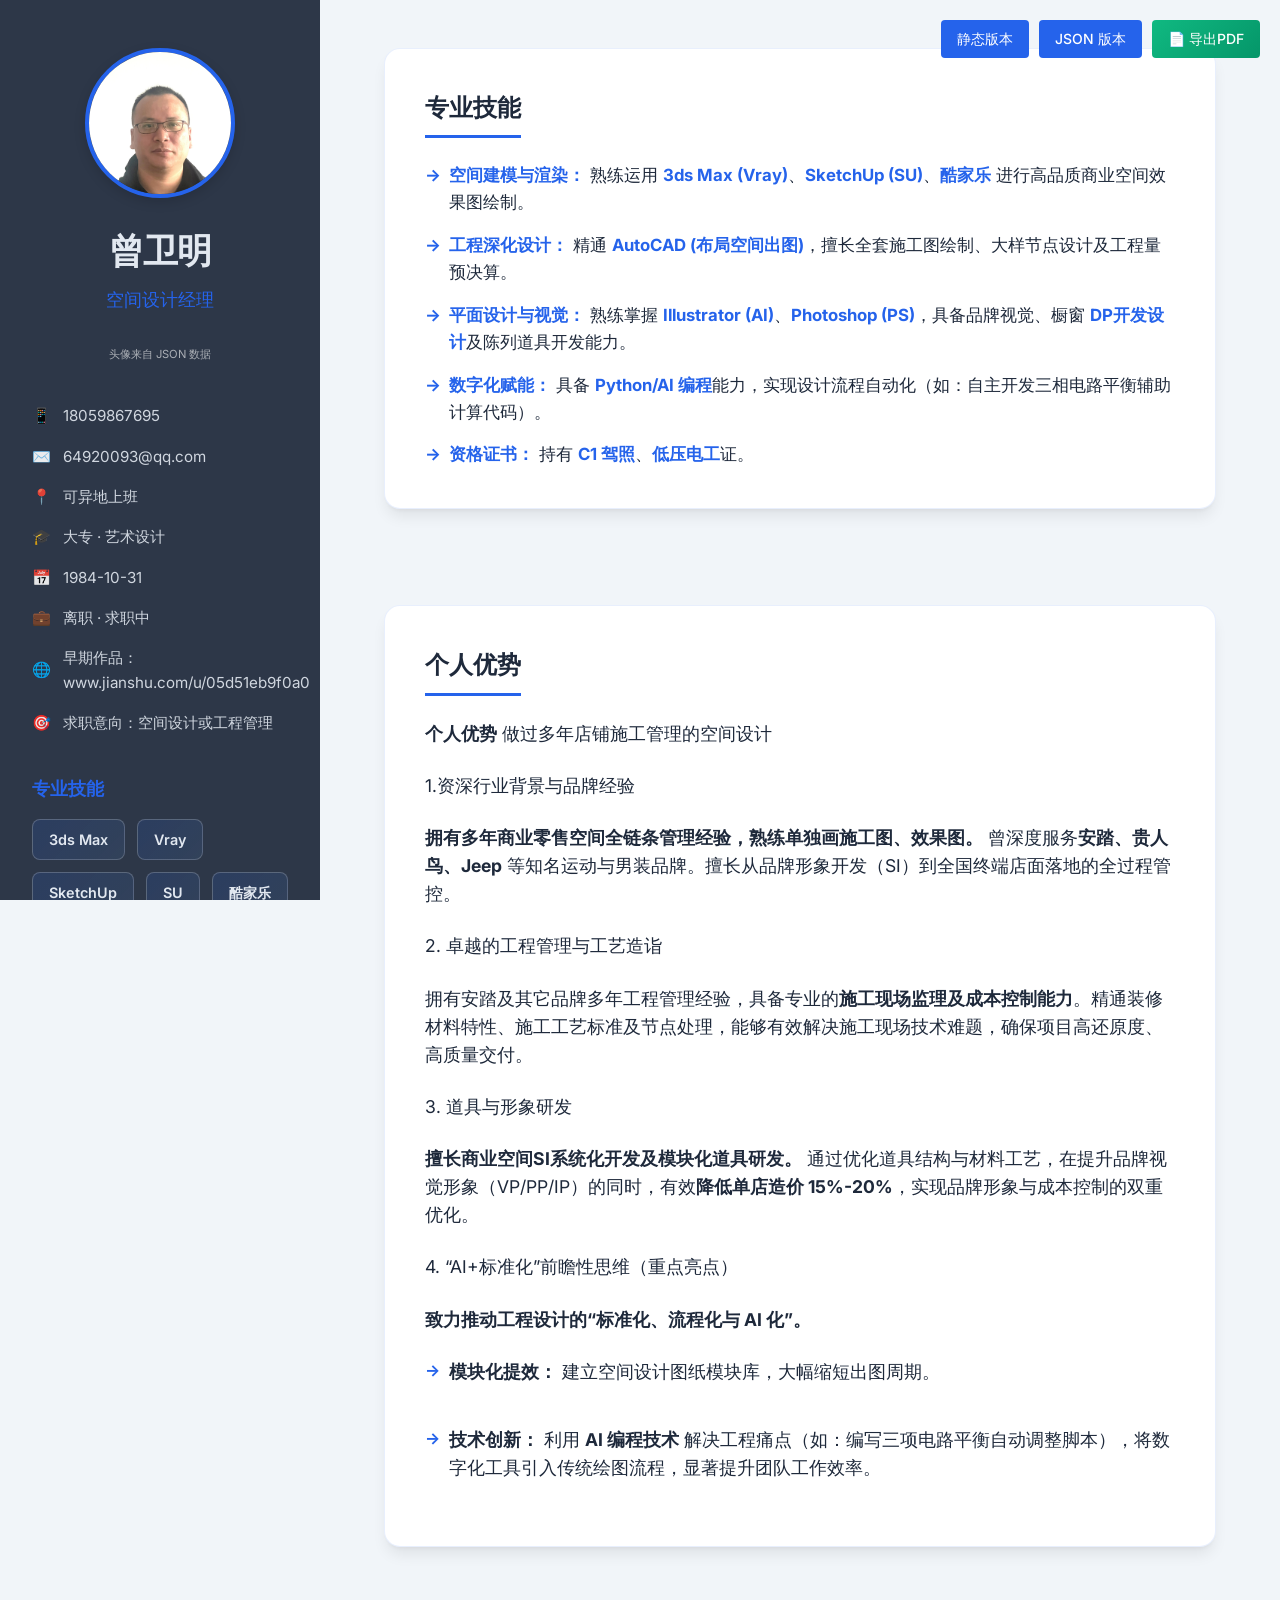
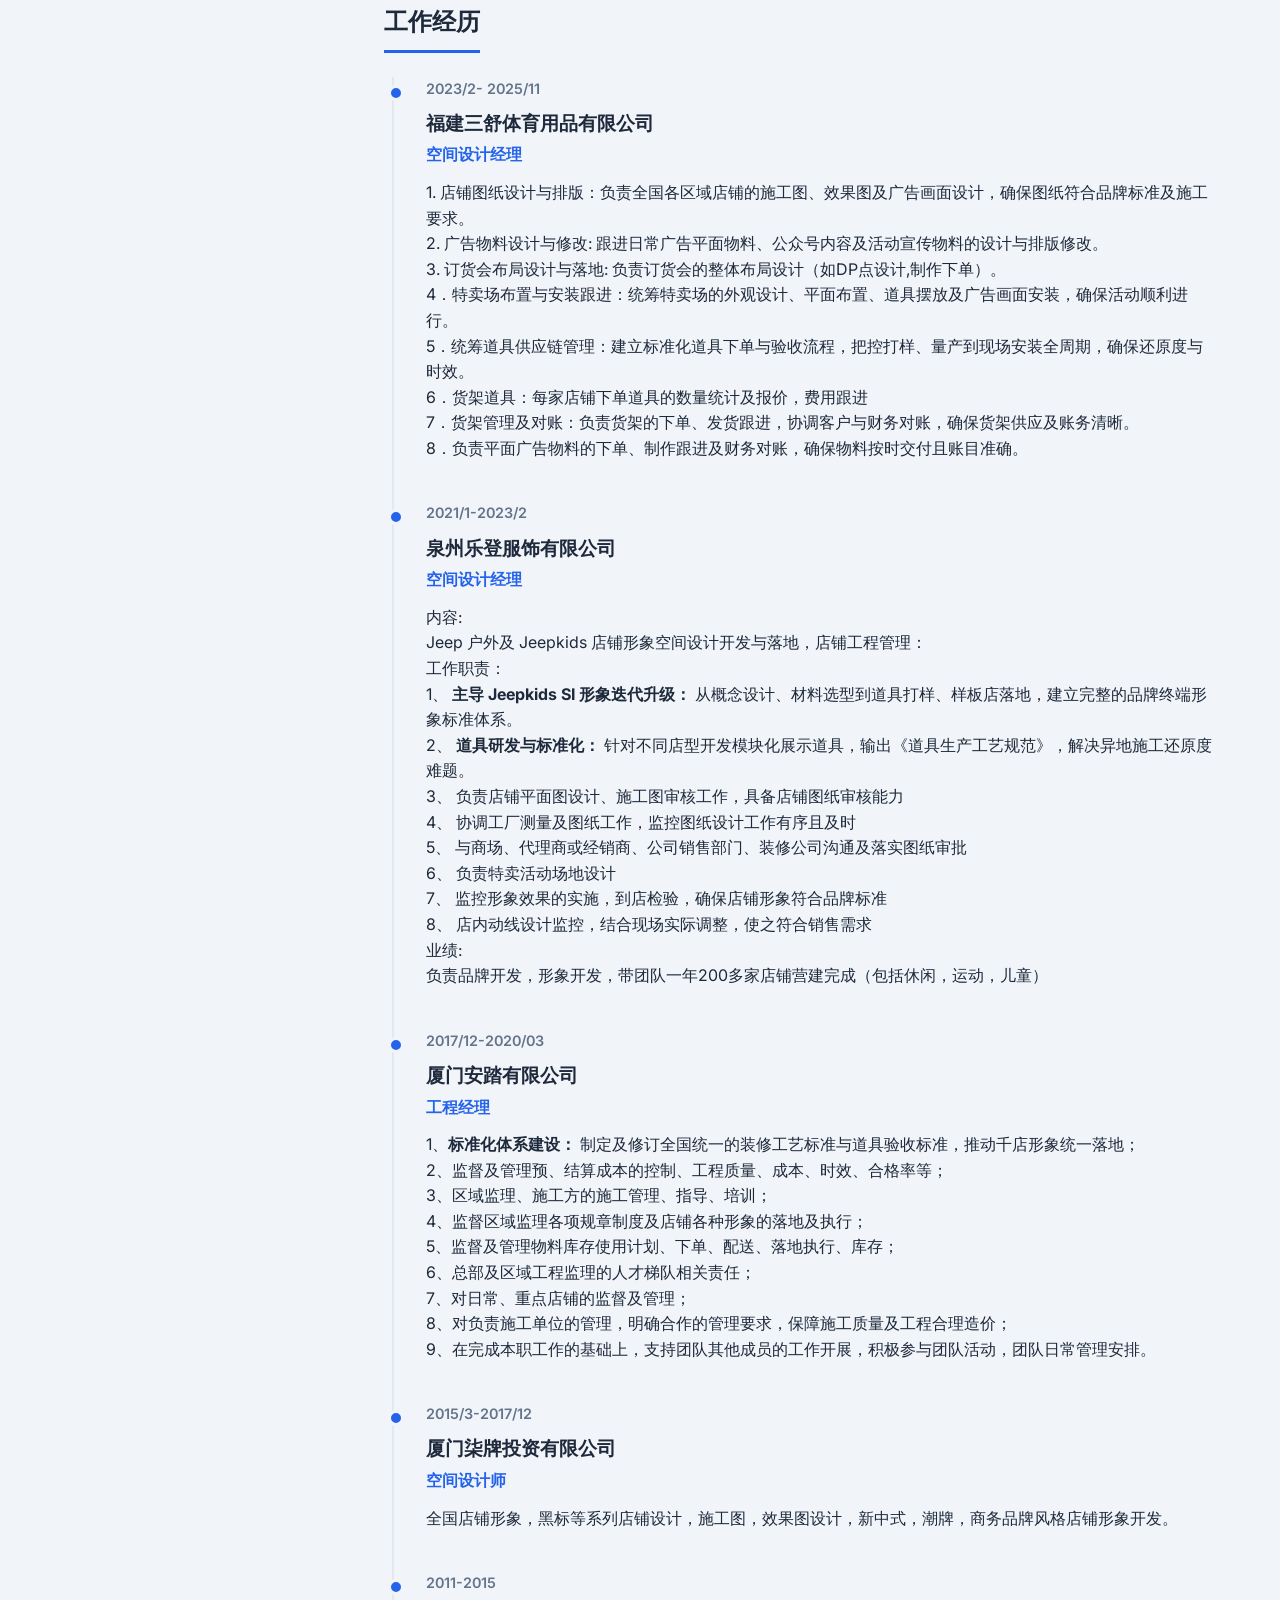
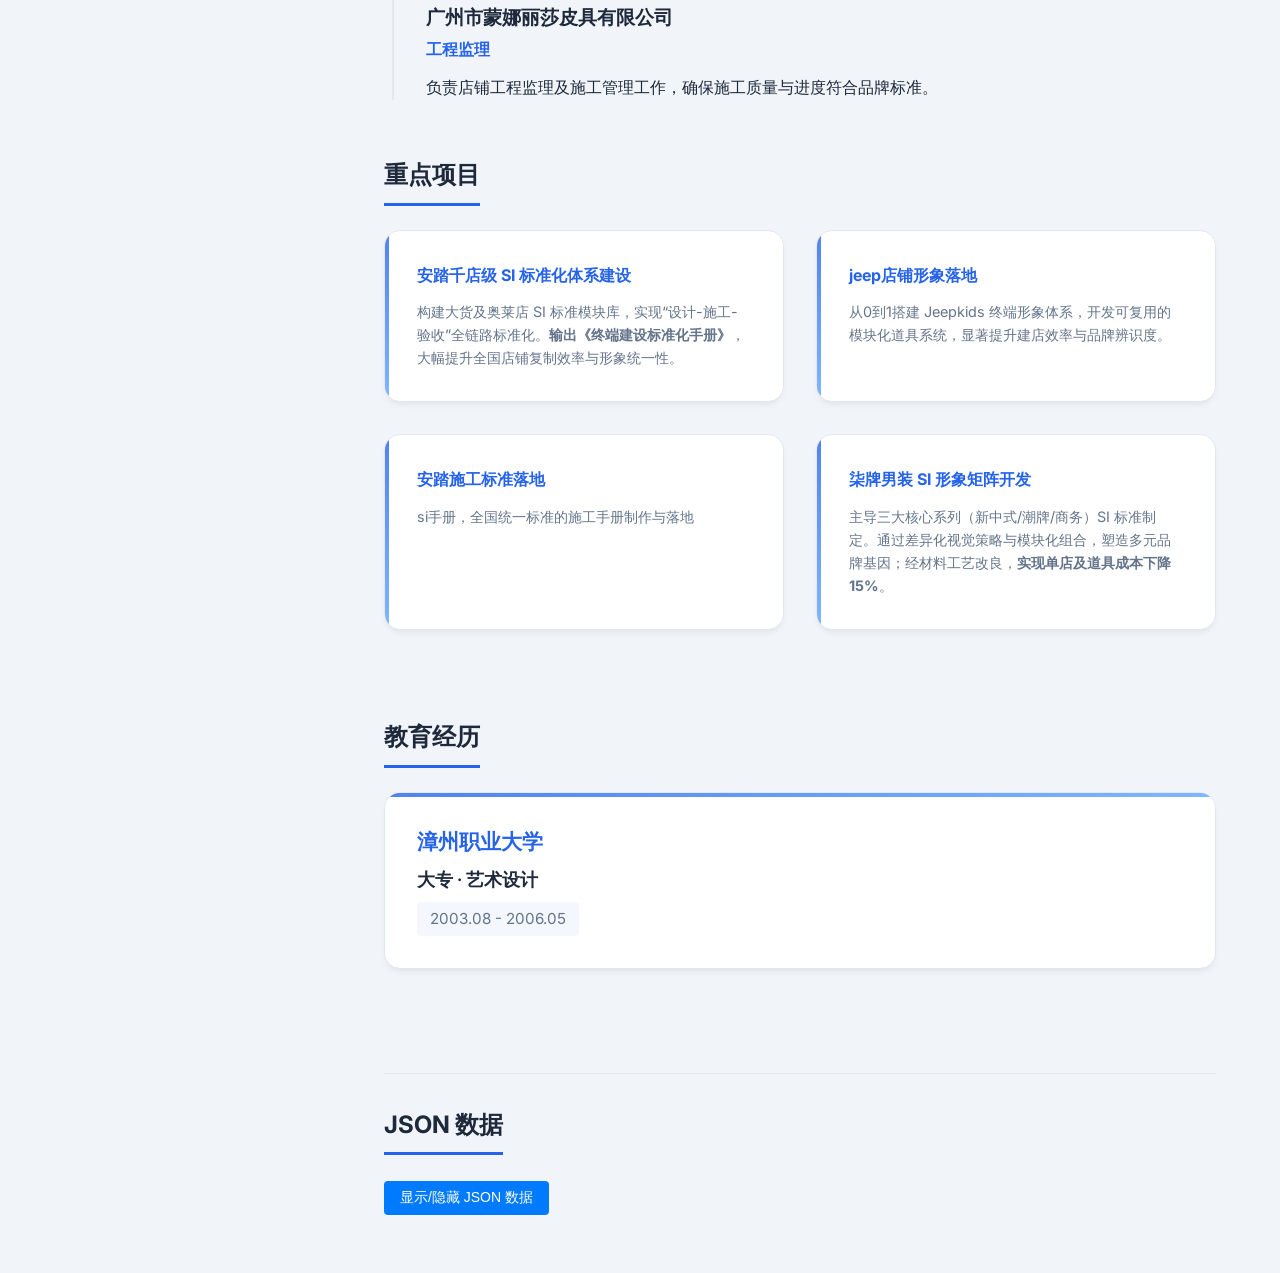
<file: resume-json.html>
<!DOCTYPE html>
<html lang="zh-CN">

<head>
    <meta charset="UTF-8">
    <meta name="viewport" content="width=device-width, initial-scale=1.0">
    <title>曾卫明 | 空间设计经理 - JSON 简历</title>
    <meta name="description" content="曾卫明，资深空间设计经理，拥有多年商业零售空间全链条管理经验。精通SI开发、工程管理及AI赋能设计。">
    <link rel="stylesheet" href="style.css">
    <link rel="preconnect" href="https://fonts.googleapis.com">
    <link rel="preconnect" href="https://fonts.gstatic.com" crossorigin>
    <link href="https://fonts.googleapis.com/css2?family=Inter:wght@300;400;500;600;700&display=swap" rel="stylesheet">
    <style>
        .loading {
            text-align: center;
            padding: 50px;
            font-size: 18px;
            color: #666;
        }

        .error {
            text-align: center;
            padding: 50px;
            color: #e74c3c;
            font-size: 18px;
        }

        .json-viewer {
            background: #f8f9fa;
            border: 1px solid #dee2e6;
            border-radius: 8px;
            padding: 20px;
            margin: 20px 0;
            font-family: 'Courier New', monospace;
            font-size: 14px;
            max-height: 500px;
            overflow-y: auto;
        }

        .json-toggle {
            background: #007bff;
            color: white;
            border: none;
            padding: 8px 16px;
            border-radius: 4px;
            cursor: pointer;
            margin: 10px 0;
            font-size: 14px;
        }

        .json-toggle:hover {
            background: #0056b3;
        }
    </style>
</head>

<body>
    <div class="nav-links">
        <a href="index.html" class="nav-link">静态版本</a>
        <a href="resume-json.html" class="nav-link">JSON 版本</a>
        <button id="print-pdf-btn" class="nav-link pdf-btn">📄 导出PDF</button>
    </div>
    <div class="app-container">
        <!-- Sidebar -->
        <aside class="sidebar">
            <div class="profile-header">
                <img src="https://images.unsplash.com/photo-1507003211169-0a1dd7228f2d?ixlib=rb-4.0.3&ixid=M3wxMjA3fDB8MHxwaG90by1wYWdlfHx8fGVufDB8fHx8fA%3D%3D&auto=format&fit=crop&w=300&q=80"
                    alt="头像" class="profile-avatar" id="resume-avatar">

                <div class="name-tag">
                    <h1 id="resume-name">加载中...</h1>
                    <p class="title" id="resume-title">空间设计经理</p>
                </div>

                <div class="avatar-upload">
                    <p class="avatar-hint">头像来自 JSON 数据</p>
                </div>
            </div>

            <div class="contact-section" id="contact-section">
                <!-- 联系信息会动态加载 -->
            </div>

            <div class="skills-section">
                <h3>专业技能</h3>
                <div class="skill-tags" id="skills-section">
                    <!-- 技能标签会动态加载 -->
                </div>
            </div>
        </aside>

        <!-- Main Content -->
        <main class="main-content">
            <section class="skills-detailed-card" id="skills-detailed-section">
                <h2>专业技能</h2>
                <div class="skills-detailed-content">
                    <!-- 专业技能详细内容会动态加载 -->
                </div>
            </section>

            <section class="summary-card">
                <h2>个人优势</h2>
                <div class="summary-content" id="summary-section">
                    <!-- 个人优势会动态加载 -->
                </div>
            </section>

            <section class="experience-section">
                <h2>工作经历</h2>
                <div class="timeline" id="experience-section">
                    <!-- 工作经历会动态加载 -->
                </div>
            </section>

            <section class="projects-section">
                <h2>重点项目</h2>
                <div class="project-grid" id="projects-section">
                    <!-- 项目经历会动态加载 -->
                </div>
            </section>

            <section class="education-section">
                <h2>教育经历</h2>
                <div id="education-section">
                    <!-- 教育经历会动态加载 -->
                </div>
            </section>

            <!-- JSON 数据查看器 -->
            <section class="json-section">
                <h2>JSON 数据</h2>
                <button class="json-toggle" onclick="toggleJsonViewer()">显示/隐藏 JSON 数据</button>
                <div class="json-viewer" id="json-viewer" style="display: none;">
                    <pre id="json-data"></pre>
                </div>
            </section>
        </main>
    </div>

    <script src="script.js"></script>
    <script>
        // PDF导出功能
        document.addEventListener('DOMContentLoaded', function () {
            const printPdfBtn = document.getElementById('print-pdf-btn');
            if (printPdfBtn) {
                printPdfBtn.addEventListener('click', () => {
                    const navLinks = document.querySelector('.nav-links');
                    const originalDisplay = navLinks.style.display;
                    navLinks.style.display = 'none';

                    window.print();

                    setTimeout(() => {
                        navLinks.style.display = originalDisplay || 'flex';
                    }, 100);
                });
            }

            loadResumeData();
        });

        async function loadResumeData() {
            try {
                const response = await fetch('曾卫明简历.json');
                if (!response.ok) {
                    throw new Error(`HTTP error! status: ${response.status}`);
                }
                const resumeData = await response.json();

                // 显示 JSON 数据
                document.getElementById('json-data').textContent = JSON.stringify(resumeData, null, 2);

                // 渲染简历内容
                renderResume(resumeData);
            } catch (error) {
                console.error('加载简历数据失败:', error);
                document.getElementById('resume-name').textContent = '加载失败';
                document.getElementById('resume-title').textContent = '请检查 JSON 文件';
                document.getElementById('contact-section').innerHTML =
                    '<div class="error">无法加载简历数据，请检查控制台错误信息。</div>';
            }
        }

        function renderResume(data) {
            // 基本信息
            document.getElementById('resume-name').textContent = data.basic.name || '曾卫明';
            document.getElementById('resume-title').textContent = data.basic.title || '空间设计经理';

            // 头像
            const avatarElement = document.getElementById('resume-avatar');
            if (data.basic.photo) {
                // 检查是否是 base64 数据
                if (data.basic.photo.startsWith('data:image')) {
                    avatarElement.src = data.basic.photo;
                } else if (data.basic.photo.startsWith('http')) {
                    avatarElement.src = data.basic.photo;
                } else {
                    // 假设是相对路径的文件名
                    avatarElement.src = data.basic.photo;
                }
            }

            // 联系信息
            const contactSection = document.getElementById('contact-section');
            const birthDate = data.basic.birthDate ? new Date(data.basic.birthDate).toISOString().split('T')[0] : '1984-10-31';
            const employementStatus = data.basic.employementStatus || '离职';

            // 提取早期作品链接
            let earlyWorksLink = '';
            if (data.basic.customFields && data.basic.customFields.length > 0) {
                const earlyWorksField = data.basic.customFields.find(field => field.label === '早期作品');
                if (earlyWorksField && earlyWorksField.value) {
                    // 提取URL
                    const urlMatch = earlyWorksField.value.match(/https?:\/\/[^\s]+/);
                    if (urlMatch) {
                        earlyWorksLink = urlMatch[0];
                    }
                }
            }

            // 提取求职意向
            let jobIntention = '';
            if (data.basic.customFields && data.basic.customFields.length > 0) {
                const jobField = data.basic.customFields.find(field => field.label === '求职意向');
                if (jobField && jobField.value) {
                    jobIntention = jobField.value.replace('求职意向：', '');
                }
            }

            contactSection.innerHTML = `
                <div class="contact-item">
                    <span class="icon">📱</span>
                    <a href="tel:${data.basic.phone || '18059867695'}">${data.basic.phone || '18059867695'}</a>
                </div>
                <div class="contact-item">
                    <span class="icon">✉️</span>
                    <a href="mailto:${data.basic.email || '64920093@qq.com'}">${data.basic.email || '64920093@qq.com'}</a>
                </div>
                <div class="contact-item">
                    <span class="icon">📍</span>
                    <span>${data.basic.location || '福建 · 可异地上班'}</span>
                </div>
                <div class="contact-item">
                    <span class="icon">🎓</span>
                    <span>${data.education[0]?.degree || '大专'} · ${data.education[0]?.major || '艺术设计'}</span>
                </div>
                <div class="contact-item">
                    <span class="icon">📅</span>
                    <span>${birthDate}</span>
                </div>
                <div class="contact-item">
                    <span class="icon">💼</span>
                    <span>${employementStatus} · 求职中</span>
                </div>
                ${earlyWorksLink ? `
                <div class="contact-item">
                    <span class="icon">🌐</span>
                    <a href="${earlyWorksLink}" target="_blank">早期作品：${earlyWorksLink.replace('https://', '').replace('http://', '')}</a>
                </div>
                ` : ''}
                ${jobIntention ? `
                <div class="contact-item">
                    <span class="icon">🎯</span>
                    <span>求职意向：${jobIntention}</span>
                </div>
                ` : ''}
            `;

            // 专业技能（从 skillContent 中提取）
            const skillsSection = document.getElementById('skills-section');
            const skillKeywords = [
                '3ds Max', 'Vray', 'SketchUp', 'SU', '酷家乐', 'AutoCAD',
                'Illustrator', 'AI', 'Photoshop', 'PS', 'Python', 'AI编程',
                '空间建模', '渲染', '施工图', '效果图', '品牌视觉', '橱窗设计',
                'DP点', 'DP开发设计', '陈列道具', '工程量预决算', '模块化', '标准化', 'C1 驾照', '低压电工'
            ];

            let skills = [];
            const skillContent = data.skillContent || '';
            for (const keyword of skillKeywords) {
                if (skillContent.includes(keyword)) {
                    skills.push(keyword);
                }
            }

            if (skills.length === 0) {
                skills = ['空间设计', '工程管理', '品牌形象开发', '施工监理', '成本控制'];
            }

            skillsSection.innerHTML = skills.map(skill => `<span>${skill}</span>`).join('');

            // 专业技能详细内容
            const skillsDetailedSection = document.getElementById('skills-detailed-section');
            if (data.skillContent) {
                // 从 skillContent 中提取列表项
                const skillContent = data.skillContent;
                const liMatches = skillContent.match(/<li>.*?<\/li>/gs);

                if (liMatches && liMatches.length > 0) {
                    const skillsDetailedHTML = liMatches.map(li => {
                        // 提取纯文本内容，移除HTML标签但保留strong标签
                        const text = li.replace(/<li>|<\/li>/g, '')
                            .replace(/<p>|<\/p>/g, '')
                            .replace(/class="[^"]*"/g, '');
                        return `<li>${text}</li>`;
                    }).join('');

                    skillsDetailedSection.querySelector('.skills-detailed-content').innerHTML =
                        `<ul class="skills-detailed-list">${skillsDetailedHTML}</ul>`;
                } else {
                    // 如果没有列表项，直接显示内容
                    skillsDetailedSection.querySelector('.skills-detailed-content').innerHTML =
                        `<div>${skillContent.replace(/<h3>.*?<\/h3>/g, '')}</div>`;
                }
            } else {
                skillsDetailedSection.style.display = 'none';
            }

            // 个人优势
            const summarySection = document.getElementById('summary-section');
            if (data.customData && data.customData['custom-1'] && data.customData['custom-1'][0]) {
                const advantage = data.customData['custom-1'][0];
                summarySection.innerHTML = `
                    <p><strong>${advantage.title || '个人优势'}</strong> ${advantage.subtitle || ''}</p>
                    <div>${advantage.description || ''}</div>
                `;
            } else {
                summarySection.innerHTML = `
                    <p><strong>多年商业零售空间全链条管理经验，熟练单独画施工图、效果图。</strong> 曾深度服务安踏、贵人鸟、Jeep等知名品牌。擅长从品牌形象开发（SI）到全国终端店面落地的全过程管控。</p>
                    <ul>
                        <li><strong>工程管理：</strong> 具备专业的施工现场监理及成本控制能力，精通装修材料及工艺标准。</li>
                        <li><strong>道具研发：</strong> 擅长模块化陈列道具开发，优化结构，提升形象并降低单店成本。</li>
                        <li><strong>AI 赋能：</strong> 致力推动设计"标准化、流程化与 AI 化"，自主开发三相电路平衡辅助计算代码。</li>
                    </ul>
                `;
            }

            // 工作经历
            const experienceSection = document.getElementById('experience-section');
            if (data.experience && data.experience.length > 0) {
                experienceSection.innerHTML = data.experience.map(exp => `
                    <div class="timeline-item">
                        <div class="time-node">${exp.date || ''}</div>
                        <div class="content">
                            <h3>${exp.company || ''}</h3>
                            <p class="role">${exp.position || ''}</p>
                            <div>${exp.details || ''}</div>
                        </div>
                    </div>
                `).join('');
            }

            // 项目经历
            const projectsSection = document.getElementById('projects-section');
            if (data.projects && data.projects.length > 0) {
                projectsSection.innerHTML = data.projects.map(proj => `
                    <div class="project-card">
                        <h4>${proj.name || ''}</h4>
                        <p>${proj.description || ''}</p>
                    </div>
                `).join('');
            }

            // 教育经历
            const educationSection = document.getElementById('education-section');
            if (data.education && data.education.length > 0) {
                educationSection.innerHTML = data.education.map(edu => `
                    <div class="education-item">
                        <h3>${edu.school || ''}</h3>
                        <p class="degree">${edu.degree || ''} · ${edu.major || ''}</p>
                        <p class="date">${formatDate(edu.startDate)} - ${formatDate(edu.endDate)}</p>
                    </div>
                `).join('');
            }
        }

        function formatDate(dateString) {
            if (!dateString) return '';
            try {
                const date = new Date(dateString);
                return date.getFullYear() + '.' + (date.getMonth() + 1).toString().padStart(2, '0');
            } catch (e) {
                return dateString;
            }
        }

        function toggleJsonViewer() {
            const viewer = document.getElementById('json-viewer');
            viewer.style.display = viewer.style.display === 'none' ? 'block' : 'none';
        }
    </script>
</body>

</html>
</file>
<file: style.css>
:root {
    --primary-color: #2563eb;
    --primary-hover: #1d4ed8;
    --bg-color: #f1f5f9;
    --text-main: #1e293b;
    --text-muted: #64748b;
    --card-bg: #ffffff;
    --sidebar-bg: #2d3748;
    --sidebar-text: #e2e8f0;
    --border-color: #e2e8f0;
    --shadow: 0 4px 6px -1px rgb(0 0 0 / 0.05), 0 2px 4px -2px rgb(0 0 0 / 0.05);
    --shadow-lg: 0 10px 15px -3px rgb(0 0 0 / 0.08), 0 4px 6px -4px rgb(0 0 0 / 0.08);
    --shadow-xl: 0 20px 25px -5px rgb(0 0 0 / 0.1), 0 8px 10px -6px rgb(0 0 0 / 0.1);
    --transition: all 0.3s ease;
}

* {
    margin: 0;
    padding: 0;
    box-sizing: border-box;
}

body {
    font-family: 'Inter', sans-serif;
    line-height: 1.6;
    color: var(--text-main);
    background-color: var(--bg-color);
    -webkit-font-smoothing: antialiased;
}

.app-container {
    display: grid;
    grid-template-columns: 320px 1fr;
    min-height: 100vh;
}

/* Sidebar Styling */
.sidebar {
    background-color: var(--sidebar-bg);
    color: var(--sidebar-text);
    padding: 3rem 2rem;
    position: sticky;
    top: 0;
    height: 100vh;
    display: flex;
    flex-direction: column;
    gap: 2.5rem;
    overflow-y: auto;
}

.profile-header {
    display: flex;
    flex-direction: column;
    align-items: center;
    text-align: center;
    gap: 1.5rem;
}

.profile-avatar {
    width: 150px;
    height: 150px;
    border-radius: 50%;
    object-fit: cover;
    border: 4px solid var(--primary-color);
    box-shadow: 0 4px 12px rgba(0, 0, 0, 0.15);
}

.avatar-upload {
    display: flex;
    flex-direction: column;
    align-items: center;
    gap: 0.5rem;
    margin-top: 0.5rem;
}

.avatar-upload-btn {
    background: rgba(255, 255, 255, 0.1);
    color: var(--sidebar-text);
    border: 1px solid rgba(255, 255, 255, 0.3);
    padding: 6px 12px;
    border-radius: 4px;
    font-size: 0.8rem;
    cursor: pointer;
    transition: var(--transition);
}

.avatar-upload-btn:hover {
    background: rgba(255, 255, 255, 0.2);
}

.avatar-upload input[type="file"] {
    display: none;
}

.avatar-hint {
    font-size: 0.7rem;
    color: rgba(255, 255, 255, 0.6);
    text-align: center;
    max-width: 200px;
}

.profile-header h1 {
    font-size: 2.2rem;
    font-weight: 700;
    margin-bottom: 0.5rem;
    letter-spacing: -0.025em;
}

.profile-header .title {
    font-size: 1.1rem;
    color: var(--primary-color);
    font-weight: 500;
}

.contact-section {
    display: flex;
    flex-direction: column;
    gap: 1rem;
}

.contact-item {
    display: flex;
    align-items: center;
    gap: 0.75rem;
    font-size: 0.95rem;
    opacity: 0.9;
}

.contact-item a {
    color: inherit;
    text-decoration: none;
    transition: var(--transition);
}

.contact-item a:hover {
    color: var(--primary-color);
}

.skills-section h3 {
    font-size: 1.1rem;
    margin-bottom: 1rem;
    color: var(--primary-color);
}

/* Skills Detailed Card */
.skills-detailed-card {
    background: var(--card-bg);
    padding: 2.5rem;
    border-radius: 16px;
    box-shadow: var(--shadow-lg);
    border: 1px solid rgba(37, 99, 235, 0.1);
    transition: var(--transition);
    margin-bottom: 2.5rem;
}

.skills-detailed-card:hover {
    box-shadow: var(--shadow-xl);
    transform: translateY(-2px);
}

.skills-detailed-list {
    list-style: none;
    display: flex;
    flex-direction: column;
    gap: 1rem;
}

.skills-detailed-list li {
    font-size: 1.05rem;
    line-height: 1.6;
    color: var(--text-main);
    padding-left: 1.5rem;
    position: relative;
}

.skills-detailed-list li::before {
    content: "→";
    position: absolute;
    left: 0;
    color: var(--primary-color);
    font-weight: bold;
}

.skills-detailed-list strong {
    color: var(--primary-color);
}

.skill-tags {
    display: flex;
    flex-wrap: wrap;
    gap: 0.75rem;
}

.skill-tags span {
    background: linear-gradient(135deg, rgba(37, 99, 235, 0.15), rgba(96, 165, 250, 0.1));
    padding: 0.5rem 1rem;
    border-radius: 8px;
    font-size: 0.9rem;
    font-weight: 600;
    color: var(--sidebar-text);
    border: 1px solid rgba(255, 255, 255, 0.2);
    transition: var(--transition);
    position: relative;
    overflow: hidden;
}

.skill-tags span::before {
    content: '';
    position: absolute;
    top: 0;
    left: -100%;
    width: 100%;
    height: 100%;
    background: linear-gradient(90deg, transparent, rgba(255, 255, 255, 0.2), transparent);
    transition: left 0.5s ease;
}

.skill-tags span:hover {
    background: linear-gradient(135deg, rgba(37, 99, 235, 0.25), rgba(96, 165, 250, 0.2));
    transform: translateY(-2px);
    box-shadow: 0 4px 12px rgba(0, 0, 0, 0.2);
}

.skill-tags span:hover::before {
    left: 100%;
}

/* Main Content Styling */
.main-content {
    padding: 3rem 4rem;
    max-width: 1000px;
    margin: 0 auto;
    display: flex;
    flex-direction: column;
    gap: 3.5rem;
}

section h2 {
    font-size: 1.5rem;
    font-weight: 700;
    margin-bottom: 1.5rem;
    padding-bottom: 0.5rem;
    border-bottom: 3px solid var(--primary-color);
    width: fit-content;
}

/* Summary Card */
.summary-card {
    background: var(--card-bg);
    padding: 2.5rem;
    border-radius: 16px;
    box-shadow: var(--shadow-lg);
    border: 1px solid rgba(37, 99, 235, 0.1);
    transition: var(--transition);
}

.summary-card:hover {
    box-shadow: var(--shadow-xl);
    transform: translateY(-2px);
}

.summary-content p {
    font-size: 1.1rem;
    margin-bottom: 1.5rem;
    color: var(--text-main);
}

.summary-content ul {
    list-style: none;
    display: grid;
    gap: 1rem;
}

.summary-content li {
    position: relative;
    padding-left: 1.5rem;
}

.summary-content li::before {
    content: "→";
    position: absolute;
    left: 0;
    color: var(--primary-color);
    font-weight: bold;
}

/* Timeline */
.timeline {
    display: flex;
    flex-direction: column;
    gap: 2.5rem;
    border-left: 2px solid var(--border-color);
    padding-left: 2rem;
    margin-left: 0.5rem;
}

.timeline-item {
    position: relative;
}

.timeline-item::before {
    content: "";
    position: absolute;
    left: calc(-2rem - 6px);
    top: 0.5rem;
    width: 10px;
    height: 10px;
    background: var(--primary-color);
    border-radius: 50%;
    border: 3px solid var(--bg-color);
}

.time-node {
    font-size: 0.9rem;
    font-weight: 600;
    color: var(--text-muted);
    margin-bottom: 0.5rem;
}

.content h3 {
    font-size: 1.2rem;
    margin-bottom: 0.25rem;
}

.content .role {
    font-weight: 600;
    color: var(--primary-color);
    margin-bottom: 0.75rem;
}

.content ul {
    list-style: disc;
    padding-left: 1.2rem;
    color: var(--text-muted);
    font-size: 0.95rem;
}

/* Project Grid */
.project-grid {
    display: grid;
    grid-template-columns: repeat(auto-fit, minmax(300px, 1fr));
    gap: 2rem;
}

.project-card {
    background: var(--card-bg);
    padding: 2rem;
    border-radius: 16px;
    border: 1px solid var(--border-color);
    transition: var(--transition);
    box-shadow: var(--shadow);
    position: relative;
    overflow: hidden;
}

.project-card::before {
    content: '';
    position: absolute;
    top: 0;
    left: 0;
    width: 4px;
    height: 100%;
    background: linear-gradient(to bottom, var(--primary-color), #60a5fa);
    opacity: 0.8;
}

.project-card:hover {
    transform: translateY(-8px);
    box-shadow: var(--shadow-xl);
    border-color: var(--primary-color);
}

.project-card h4 {
    margin-bottom: 0.75rem;
    color: var(--primary-color);
}

.project-card p {
    font-size: 0.9rem;
    color: var(--text-muted);
}

/* Education Section */
.education-section {
    margin-top: 2rem;
}

.education-item {
    background: var(--card-bg);
    padding: 2rem;
    border-radius: 16px;
    border: 1px solid var(--border-color);
    box-shadow: var(--shadow);
    transition: var(--transition);
    position: relative;
    overflow: hidden;
}

.education-item::before {
    content: '';
    position: absolute;
    top: 0;
    left: 0;
    width: 100%;
    height: 4px;
    background: linear-gradient(to right, var(--primary-color), #60a5fa);
    opacity: 0.8;
}

.education-item:hover {
    transform: translateY(-4px);
    box-shadow: var(--shadow-lg);
    border-color: var(--primary-color);
}

.education-item h3 {
    font-size: 1.3rem;
    margin-bottom: 0.5rem;
    color: var(--primary-color);
}

.education-item .degree {
    font-weight: 600;
    color: var(--text-main);
    margin-bottom: 0.5rem;
    font-size: 1.1rem;
}

.education-item .date {
    font-size: 0.95rem;
    color: var(--text-muted);
    background: rgba(37, 99, 235, 0.05);
    padding: 0.3rem 0.8rem;
    border-radius: 4px;
    display: inline-block;
}

/* Navigation Links */
.nav-links {
    position: fixed;
    top: 20px;
    right: 20px;
    display: flex;
    gap: 10px;
    z-index: 1000;
}

.nav-link {
    background: var(--primary-color);
    color: white;
    padding: 8px 16px;
    border-radius: 4px;
    text-decoration: none;
    font-size: 14px;
    font-weight: 500;
    transition: var(--transition);
    border: none;
    cursor: pointer;
    font-family: inherit;
}

.nav-link:hover {
    background: var(--primary-hover);
    transform: translateY(-2px);
}

.pdf-btn {
    background: linear-gradient(135deg, #10b981, #059669);
}

.pdf-btn:hover {
    background: linear-gradient(135deg, #059669, #047857);
}

/* JSON Section */
.json-section {
    margin-top: 3rem;
    padding-top: 2rem;
    border-top: 1px solid var(--border-color);
}

.json-section h2 {
    margin-bottom: 1rem;
}

/* Print styles */
@media print {
    @page {
        size: A4;
        margin: 14mm;
    }

    .nav-links {
        display: none !important;
    }

    .avatar-upload {
        display: none !important;
    }

    body {
        font-size: 11pt;
        line-height: 1.55;
        color: #1e293b;
    }

    /* --- Full-width single column --- */
    .app-container {
        display: block !important;
        min-height: auto;
    }

    /* --- Sidebar becomes a compact horizontal header --- */
    .sidebar {
        display: flex !important;
        flex-direction: row !important;
        flex-wrap: wrap !important;
        align-items: center !important;
        background: white !important;
        color: #1e293b !important;
        height: auto !important;
        position: static !important;
        padding: 0 0 12px 0 !important;
        margin-bottom: 16px !important;
        gap: 0 !important;
        border-bottom: 2px solid #2563eb !important;
    }

    .profile-header {
        display: flex !important;
        flex-direction: row !important;
        align-items: center !important;
        gap: 14px !important;
        text-align: left !important;
    }

    .name-tag {
        display: flex !important;
        flex-direction: row !important;
        align-items: baseline !important;
        gap: 12px !important;
    }

    .profile-avatar {
        width: 72px !important;
        height: 72px !important;
        border-width: 2px !important;
        flex-shrink: 0;
    }

    .profile-header h1 {
        font-size: 1.6rem !important;
        margin-bottom: 0 !important;
        white-space: nowrap;
    }

    .profile-header .title {
        font-size: 0.95rem !important;
        color: #64748b !important;
        white-space: nowrap;
    }

    /* Contact info: inline row */
    .contact-section {
        display: flex !important;
        flex-direction: row !important;
        flex-wrap: wrap !important;
        gap: 4px 18px !important;
        margin-left: 18px !important;
    }

    .contact-item {
        font-size: 0.8rem !important;
        gap: 4px !important;
        opacity: 1 !important;
    }

    .contact-item .icon {
        font-size: 0.75rem;
    }

    .contact-item a {
        color: #1e293b !important;
        text-decoration: none !important;
    }

    /* Skills section: inline tags */
    .sidebar .skills-section {
        flex-basis: 100% !important;
        margin-top: 8px !important;
    }

    .sidebar .skills-section h3 {
        display: inline !important;
        font-size: 0.85rem !important;
        margin-right: 10px !important;
        color: #64748b !important;
    }

    .sidebar .skills-section h3::after {
        content: ":";
    }

    .skill-tags {
        display: inline-flex !important;
        flex-wrap: wrap !important;
        gap: 5px !important;
        vertical-align: middle;
    }

    .skill-tags span {
        background: #f1f5f9 !important;
        color: #1e293b !important;
        border: 1px solid #dde4ed !important;
        font-size: 0.75rem !important;
        padding: 3px 10px !important;
        border-radius: 4px !important;
        font-weight: 400 !important;
    }

    .skill-tags span::before {
        display: none !important;
    }

    /* --- Main content: full width --- */
    .main-content {
        display: block !important;
        padding: 0 !important;
        max-width: none !important;
    }
    .main-content > * + * {
        margin-top: 18px !important;
    }

    section h2 {
        font-size: 1.15rem !important;
        margin-bottom: 8px !important;
        padding-bottom: 4px !important;
        border-bottom-width: 2px !important;
    }

    /* Remove card styling */
    .skills-detailed-card,
    .summary-card {
        padding: 0 !important;
        border-radius: 0 !important;
        border: none !important;
        box-shadow: none !important;
        margin-bottom: 0 !important;
        background: transparent !important;
    }

    .skills-detailed-list {
        gap: 6px !important;
    }

    .skills-detailed-list li {
        font-size: 0.9rem !important;
        line-height: 1.5 !important;
        padding-left: 16px !important;
    }

    .summary-content p {
        font-size: 0.9rem !important;
        margin-bottom: 8px !important;
    }

    .summary-content ul {
        gap: 5px !important;
    }

    .summary-content li {
        font-size: 0.9rem !important;
        padding-left: 16px !important;
        line-height: 1.5 !important;
    }

    /* Timeline */
    .timeline {
        gap: 12px !important;
        padding-left: 18px !important;
        margin-left: 6px !important;
        border-left-width: 2px !important;
    }

    .timeline-item::before {
        left: calc(-18px - 5px) !important;
        width: 8px !important;
        height: 8px !important;
        border-width: 2px !important;
    }

    .time-node {
        font-size: 0.78rem !important;
        margin-bottom: 3px !important;
    }

    .content h3 {
        font-size: 0.95rem !important;
        margin-bottom: 2px !important;
    }

    .content .role {
        font-size: 0.85rem !important;
        margin-bottom: 5px !important;
    }

    .content ul {
        font-size: 0.85rem !important;
        padding-left: 18px !important;
        margin: 0 !important;
    }

    .content li {
        margin-bottom: 2px !important;
        line-height: 1.5 !important;
    }

    /* Project Grid */
    .project-grid {
        grid-template-columns: 1fr 1fr 1fr !important;
        gap: 12px !important;
    }

    .project-card {
        padding: 12px 14px !important;
        border-radius: 4px !important;
        border: 1px solid #e2e8f0 !important;
        box-shadow: none !important;
    }

    .project-card::before {
        display: none !important;
    }

    .project-card h4 {
        font-size: 0.9rem !important;
        margin-bottom: 5px !important;
    }

    .project-card p {
        font-size: 0.8rem !important;
        line-height: 1.5 !important;
    }

    /* Education */
    .education-item {
        padding: 12px 14px !important;
        border-radius: 4px !important;
        border: 1px solid #e2e8f0 !important;
        box-shadow: none !important;
    }

    .education-item::before {
        display: none !important;
    }

    .education-item h3 {
        font-size: 0.95rem !important;
        margin-bottom: 3px !important;
    }

    .education-item .degree {
        font-size: 0.87rem !important;
        margin-bottom: 4px !important;
    }

    .education-item .date {
        font-size: 0.8rem !important;
        padding: 0 !important;
        background: none !important;
    }

    /* Global cleanup */
    section {
        opacity: 1 !important;
        transform: none !important;
    }

    .summary-card:hover,
    .skills-detailed-card:hover,
    .project-card:hover,
    .education-item:hover {
        transform: none !important;
    }

    .experience-section,
    .projects-section,
    .education-section {
        margin-top: 0 !important;
    }
}

/* Responsive */
@media (max-width: 900px) {
    .app-container {
        grid-template-columns: 1fr;
    }

    .sidebar {
        height: auto;
        position: relative;
        padding: 2rem;
    }

    .main-content {
        padding: 2rem;
    }
}
</file>
